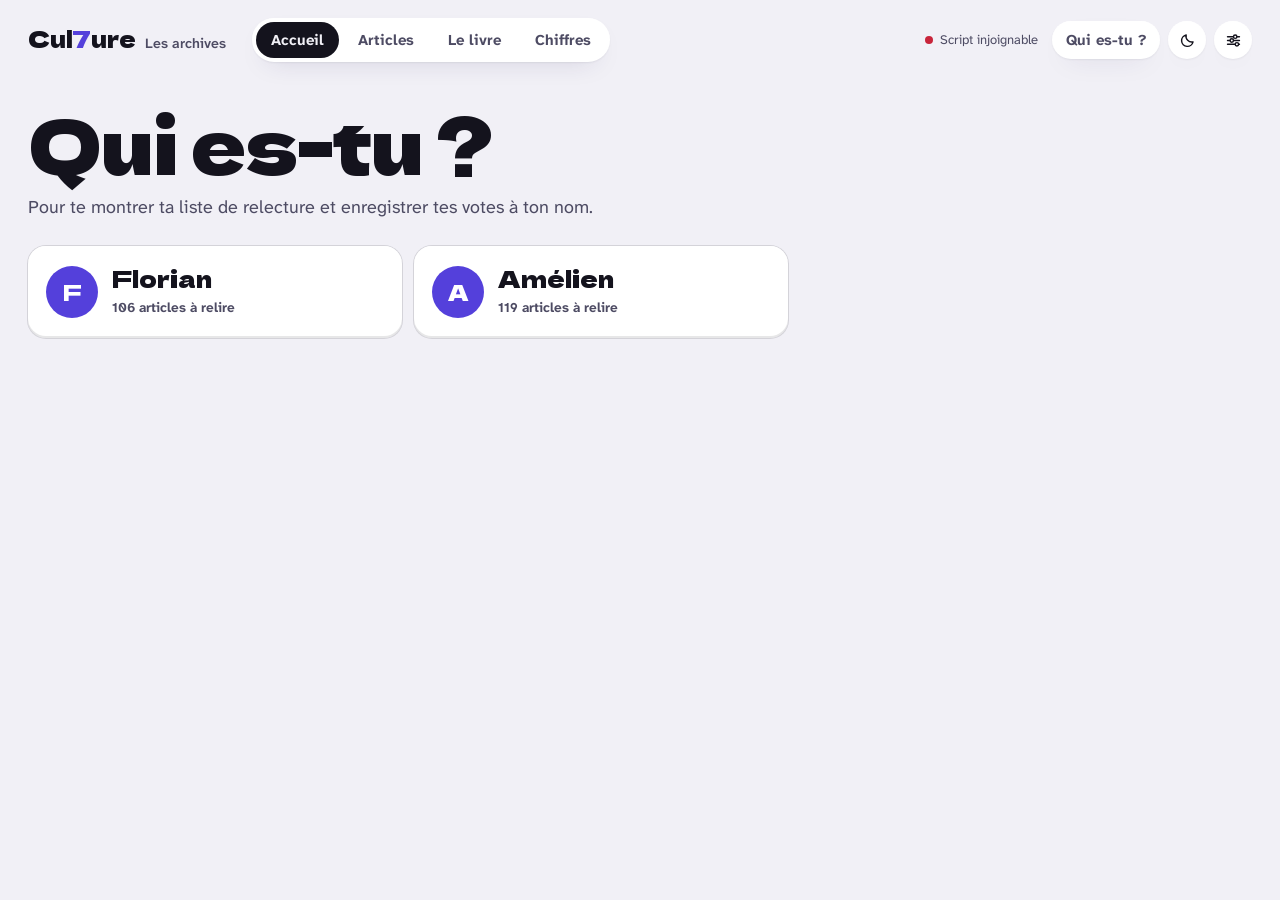
<file: index.html>
<!doctype html>
<html lang="fr">
<head>
<meta charset="utf-8">
<meta name="viewport" content="width=device-width,initial-scale=1,viewport-fit=cover">
<title>Cul7ure · Les archives</title>
<meta name="description" content="Les archives de Cul7ure : relire les articles et préparer le livre.">
<meta name="robots" content="noindex">
<meta name="theme-color" content="#F1F0F6">
<script>try{var t=localStorage.getItem("cul7ure_theme");if(!t)t=matchMedia("(prefers-color-scheme: dark)").matches?"dark":"light";document.documentElement.dataset.theme=t;if(t==="dark")document.querySelector('meta[name=theme-color]').content="#0F0E18"}catch(e){}</script>
<link rel="icon" href="data:image/svg+xml,%3Csvg xmlns='http://www.w3.org/2000/svg' viewBox='0 0 64 64'%3E%3Crect width='64' height='64' rx='16' fill='%2314131D'/%3E%3Ctext x='32' y='47' font-family='Arial Black,Arial,sans-serif' font-weight='900' font-size='40' text-anchor='middle' fill='%23A99CFF'%3E7%3C/text%3E%3C/svg%3E">
<link rel="preconnect" href="https://fonts.googleapis.com">
<link rel="preconnect" href="https://fonts.gstatic.com" crossorigin>
<link rel="stylesheet" href="https://fonts.googleapis.com/css2?family=Atkinson+Hyperlegible+Next:ital,wght@0,400..800;1,400..800&family=Dela+Gothic+One&display=swap">
<link rel="stylesheet" href="style.css?v=20261123g">
</head>
<body>
<div class="app">
  <header class="top">
    <a class="brand" href="#/" aria-label="Cul7ure, accueil"><span class="w">Cul<b>7</b>ure</span><span class="s">Les archives</span></a>
    <nav class="nav" id="nav" aria-label="Pages">
      <a href="#/" data-v="home"><svg viewBox="0 0 20 20" fill="none" stroke="currentColor" stroke-width="1.7" stroke-linejoin="round"><path d="M3 9.2L10 3.5l7 5.7V17H12.5v-5h-5v5H3z"/></svg>Accueil</a>
      <a href="#/articles" data-v="list"><svg viewBox="0 0 20 20" fill="none" stroke="currentColor" stroke-width="1.7" stroke-linecap="round"><path d="M4 5.5h12M4 10h12M4 14.5h8"/></svg>Articles</a>
      <a href="#/livre" data-v="livre"><svg viewBox="0 0 20 20" fill="none" stroke="currentColor" stroke-width="1.7" stroke-linejoin="round"><path d="M10 5.5C8.5 4.2 6 3.8 3 4.2v11c3-.4 5.5 0 7 1.3 1.5-1.3 4-1.7 7-1.3v-11c-3-.4-5.5 0-7 1.3zM10 5.5v11"/></svg>Le livre</a>
      <a href="#/chiffres" data-v="chiffres"><svg viewBox="0 0 20 20" fill="none" stroke="currentColor" stroke-width="1.7" stroke-linecap="round"><path d="M4 16V9M8.7 16V4M13.3 16v-5M17 16H3"/></svg>Chiffres</a>
    </nav>
    <div class="tools">
      <span class="sync"><span class="dot" id="syncDot"></span><span id="syncTxt">Instantané</span></span>
      <button class="pill empty" id="whoBtn" type="button">Qui es-tu ?</button>
      <button class="pill" id="theme" type="button" aria-label="Mode nuit" title="Mode nuit"><svg class="moon" viewBox="0 0 20 20" fill="none" stroke="currentColor" stroke-width="1.7" stroke-linejoin="round" width="18" height="18"><path d="M16.5 11.6A6.8 6.8 0 0 1 8.4 3.5a6.8 6.8 0 1 0 8.1 8.1z"/></svg><svg class="sun" viewBox="0 0 20 20" fill="none" stroke="currentColor" stroke-width="1.7" stroke-linecap="round" width="18" height="18"><circle cx="10" cy="10" r="3.6"/><path d="M10 2.5v2M10 15.5v2M2.5 10h2M15.5 10h2M4.7 4.7l1.4 1.4M13.9 13.9l1.4 1.4M4.7 15.3l1.4-1.4M13.9 6.1l1.4-1.4"/></svg></button>
      <button class="pill" id="settings" type="button" aria-label="Réglages" title="Réglages">
        <svg viewBox="0 0 20 20" fill="none" stroke="currentColor" stroke-width="1.7" stroke-linecap="round"><path d="M3 5.5h6.5M14.5 5.5H17M3 10h2.5M10.5 10H17M3 14.5h8.5M16.5 14.5h.5"/><circle cx="12" cy="5.5" r="2"/><circle cx="8" cy="10" r="2"/><circle cx="14" cy="14.5" r="2"/></svg><span class="lab">Réglages</span>
      </button>
    </div>
  </header>

  <main id="view"></main>
  <div class="hints" id="hints" aria-hidden="true"></div>

</div>

<div class="tip" id="tip" role="tooltip"></div>
<div class="toast" id="toast" role="status" aria-live="polite"></div>

<dialog id="dlgWho" aria-labelledby="whoT">
  <div class="dhead"><h3 id="whoT">Qui es-tu ?</h3><button class="dx" type="button" data-close aria-label="Fermer">×</button></div>
  <p class="note" style="font-size:15px;color:var(--soft)">Pour te montrer ta liste et enregistrer tes votes à ton nom. Le site s’en souvient sur cet appareil.</p>
  <div class="whoPick" id="whoPick">
    <button type="button" data-qui="Florian"><span class="ini">F</span><span class="nm">Florian</span></button>
    <button type="button" data-qui="Amélien"><span class="ini">A</span><span class="nm">Amélien</span></button>
  </div>
  <div class="act"><button class="btn ghost" type="button" data-close>Plus tard</button></div>
</dialog>

<dialog id="dlg" aria-labelledby="dlgT">
  <div class="dhead"><h3 id="dlgT">Réglages</h3><button class="dx" type="button" data-close aria-label="Fermer les réglages">×</button></div>
  <p class="dstate" id="dlgState"></p>
  <div id="dlgMore" hidden>
    <section class="dsec">
      <h4>Inviter <span id="inviteWho2">l’autre</span></h4>
      <p class="note">Un lien qui ouvre le site directement sur sa liste. Il n’a rien à installer ni à taper.</p>
      <button class="btn ghost sm" type="button" id="invite"><span>Envoyer le lien à <span id="inviteWho">l’autre</span></span></button>
    </section>
    <section class="dsec">
      <h4>Les Google Docs</h4>
      <p class="note" id="liensInfo">Le script les retrouve tout seul toutes les heures.</p>
      <div class="act start"><button class="btn ghost sm" type="button" id="liensNow">Les retrouver maintenant</button><a class="btn ghost sm" id="openSheet" target="_blank" rel="noopener" hidden>Ouvrir le Sheet de suivi</a></div>
    </section>
    <section class="dsec">
      <h4>Les petits sons</h4>
      <p class="note">Un carillon quand tu dis « C’est relu », un déclic quand tu votes. Juste sur cet appareil.</p>
      <label class="chk"><input type="checkbox" id="sons"> <span>Activer les sons</span></label>
    </section>
    <section class="dsec">
      <h4>Le correcteur</h4>
      <p class="note" id="dicoInfo"></p>
      <div class="act start"><button class="btn ghost sm" type="button" id="dicoEdit">Modifier mon dictionnaire</button></div>
    </section>
  </div>
  <details id="adv">
    <summary>Connexion au script Google</summary>
    <label class="fl" for="scriptUrl">Adresse du script (URL de l’application Web)</label>
    <input class="inp" id="scriptUrl" type="url" placeholder="https://script.google.com/macros/s/…/exec" autocomplete="off">
    <label class="fl" for="codeIn">Code d’accès</label>
    <input class="inp" id="codeIn" type="text" placeholder="6 lettres, affichées à l’installation" autocomplete="off" autocapitalize="off" spellcheck="false">
    <p class="note err" id="dlgErr" hidden></p>
    <p class="note okc" id="dlgOk" hidden></p>
    <div class="act start">
      <button class="btn main sm" type="button" id="dlgSave">Brancher</button>
      <button class="btn ghost sm" type="button" id="dlgClear">Débrancher cet appareil</button>
    </div>
    <details id="install">
      <summary>Installer le script (une fois, sur ordinateur, environ 10 min)</summary>
      <ol>
        <li><button class="lnk" type="button" id="copyScript">Copie le script</button>, puis ouvre <a class="lnk" href="https://script.google.com/home" target="_blank" rel="noopener">script.google.com</a> et clique <b>Nouveau projet</b>.</li>
        <li>Efface tout, colle le script, et enregistre (icône disquette). Nomme le projet « Cul7ure ».</li>
        <li>En haut, choisis la fonction <b>installer</b> puis clique <b>Exécuter</b>.</li>
        <li>Google demande l’autorisation : choisis ton compte, puis <b>Paramètres avancés</b> → <b>Accéder à Cul7ure (non sécurisé)</b> → <b>Autoriser</b>. C’est ton propre script, Google ne l’a juste pas vérifié.</li>
        <li>Le journal affiche l’adresse du Sheet et ton <b>code d’accès</b>.</li>
        <li><b>Déployer</b> → <b>Nouveau déploiement</b> → roue dentée → <b>Application Web</b>. Exécuter en tant que : <b>Moi</b>. Qui a accès : <b>Tout le monde</b>. Puis <b>Déployer</b>.</li>
        <li>Copie l’URL de l’application Web, et colle-la ici avec le code.</li>
      </ol>
      <p class="note">Le script cherche les Docs dans le dossier Drive « Cul7ure - Archives ». S’il porte un autre nom, change la ligne <code>var DOSSIER</code> tout en haut du script.</p>
    </details>
  </details>
  <div class="act"><button class="btn main" type="button" data-close>Fermer</button></div>
</dialog>

<dialog id="tri" aria-labelledby="triT">
  <div class="tri-top">
    <h3 id="triT" class="sr">Voter pour le livre</h3>
    <span class="p" id="triP"></span>
    <button class="x" type="button" data-close aria-label="Fermer">×</button>
  </div>
  <div class="tri-bar"><i id="triBar"></i></div>
  <div id="triBody"></div>
</dialog>

<script src="config.js?v=20261123e"></script>
<script src="data/articles.js?v=20261123e"></script>
<script src="data/noms.js?v=20261123e"></script>
<script src="app.js?v=20261123g"></script>
</body>
</html>
</file>
<file: style.css>
/* Cul7ure · les archives — l'outil de correction
   Un outil de travail où l'on passe des heures : une colonne de texte confortable, un panneau de relecture
   toujours à portée, une seule couleur d'accent (le violet) pour l'action principale et l'avancement.
   Textes : Atkinson Hyperlegible Next (lisible des heures, même écran baissé). Titres et chiffres : Dela Gothic One. */

/* ============================================================ jetons */
:root{
  color-scheme:light;
  --bg:#F1F0F6; --bg-2:#FFFFFF; --bg-3:#E9E8F1; --bg-4:#DDDBEA;
  --ink:#14131D; --ink-2:#4D4B63; --ink-3:#84829B;
  --line:rgba(20,19,29,.09); --line-2:rgba(20,19,29,.17); --line-3:rgba(20,19,29,.42);
  --hover:rgba(20,19,29,.055); --press:rgba(20,19,29,.1);
  --field:#FFFFFF; --field-line:rgba(20,19,29,.42);
  --shelf:#CFCDDF;
  --lift:0 1px 0 rgba(255,255,255,.9) inset,0 1px 2px rgba(20,19,29,.06),0 10px 28px -16px rgba(40,32,90,.28);
  --key:0 1px 0 rgba(255,255,255,.95) inset,0 -2px 0 rgba(20,19,29,.10) inset,0 0 0 1px rgba(20,19,29,.13);
  --key-on:0 1px 0 rgba(255,255,255,.18) inset,0 0 0 1px rgba(20,19,29,.9);
  --acc:#5440DB; --acc-soft:rgba(84,64,219,.11);
  --nacre:linear-gradient(var(--acc),var(--acc)); --nacre-v:var(--nacre); --holo:var(--acc);
  --on-nacre:#FFFFFF;
  --glow:0 8px 22px -12px rgba(84,64,219,.6);
  --st-critical:#C8243A; --st-serious:#C2410C; --st-warn:#9A6400; --st-info:#4D4B63;
  --k-regle:#3B57F0; --k-ortho:#D92D20; --k-gram:#C27400; --k-typo:#7A4FD8; --k-rep:#0E8C7E; --k-web:#9A7400;
  --hl-regle:rgba(59,87,240,.14); --hl-ortho:rgba(217,45,32,.11); --hl-gram:rgba(194,116,0,.12); --hl-typo:rgba(122,79,216,.10); --hl-rep:rgba(14,140,126,.11); --hl-web:rgba(234,170,8,.2);
  --display:"Dela Gothic One","Arial Black",system-ui,sans-serif;
  --text:"Atkinson Hyperlegible Next","Atkinson Hyperlegible",system-ui,-apple-system,"Segoe UI",sans-serif;
  --r-panel:26px; --r-card:18px; --r-key:11px;
}
html[data-theme="dark"]{
  color-scheme:dark;
  --bg:#0F0E18; --bg-2:#171626; --bg-3:#201F33; --bg-4:#2B2A43;
  --ink:#EFEEF8; --ink-2:#B6B3D0; --ink-3:#8A87AA;
  --line:rgba(239,238,248,.08); --line-2:rgba(239,238,248,.16); --line-3:rgba(239,238,248,.42);
  --hover:rgba(239,238,248,.06); --press:rgba(239,238,248,.11);
  --field:#1B1A2C; --field-line:rgba(239,238,248,.45);
  --shelf:#2B2A43;
  --lift:0 1px 0 rgba(255,255,255,.05) inset,0 18px 40px -22px rgba(0,0,0,.8);
  --key:0 1px 0 rgba(255,255,255,.07) inset,0 -2px 0 rgba(0,0,0,.35) inset,0 0 0 1px rgba(239,238,248,.13);
  --key-on:0 0 0 1px rgba(239,238,248,.9);
  --acc:#A99CFF; --acc-soft:rgba(169,156,255,.14); --on-nacre:#14131D;
  --glow:0 8px 26px -12px rgba(169,156,255,.5);
  --st-critical:#FF6B7D; --st-serious:#FF9A5C; --st-warn:#F2C14E; --st-info:#B6B3D0;
  --k-regle:#8EA0FF; --k-ortho:#FF7468; --k-gram:#F2B23E; --k-typo:#B59CFF; --k-rep:#44D3BF; --k-web:#E8C547;
  --hl-regle:rgba(142,160,255,.2); --hl-ortho:rgba(255,116,104,.17); --hl-gram:rgba(242,178,62,.17); --hl-typo:rgba(181,156,255,.16); --hl-rep:rgba(68,211,191,.15); --hl-web:rgba(232,197,71,.2);
}

/* ============================================================ base */
*{box-sizing:border-box}
html{-webkit-text-size-adjust:100%}
html,body{margin:0;background:var(--bg);color:var(--ink)}
body{font-family:var(--text);font-size:16px;line-height:1.5;-webkit-font-smoothing:antialiased;min-height:100vh}
[hidden]{display:none !important}
button,input,select,textarea{font:inherit;color:inherit}
button{background:none;border:0;padding:0;cursor:pointer;-webkit-tap-highlight-color:transparent}
button:disabled{cursor:default;opacity:.4}
a{color:inherit;-webkit-tap-highlight-color:transparent}
::selection{background:#D6CFFF;color:#14131D}
:focus-visible{outline:2px solid var(--ink);outline-offset:3px;border-radius:6px}
.tab{font-variant-numeric:tabular-nums}
.sr{position:absolute;width:1px;height:1px;overflow:hidden;clip:rect(0 0 0 0);white-space:nowrap}
.ic{width:20px;height:20px;display:block;flex:none}
em{font-style:italic}
kbd{font-family:var(--text);font-size:11.5px;font-weight:700;min-width:22px;height:22px;padding:0 6px;border-radius:6px;display:inline-grid;place-items:center;background:var(--bg-2);color:var(--ink);box-shadow:var(--key);line-height:1}
.app{max-width:1280px;margin:0 auto;padding:0 28px 110px}
@media (max-width:820px){.app{padding:0 16px 104px}}

/* ============================================================ en-tête */
.top{display:flex;align-items:center;gap:26px;padding:18px 0 16px;margin-bottom:26px;position:relative;z-index:20}
.brand{display:flex;align-items:baseline;gap:10px;text-decoration:none;flex:none}
.brand .w{font-family:var(--display);font-size:23px;line-height:1;letter-spacing:-.01em}
.brand .w b{font-weight:inherit;color:var(--acc)}
.brand .s{font-size:14px;font-weight:600;color:var(--ink-2)}
.nav{display:flex;gap:4px;padding:4px;border-radius:999px;background:var(--bg-2);box-shadow:var(--lift)}
.nav a{position:relative;height:36px;padding:0 15px;display:inline-flex;align-items:center;gap:7px;border-radius:999px;font-size:15px;font-weight:700;color:var(--ink-2);text-decoration:none;white-space:nowrap;transition:background-color .15s,color .15s}
.nav a svg{display:none}
.nav a:hover{color:var(--ink);background:var(--hover)}
.nav a[aria-current="page"]{color:var(--bg);background:var(--ink)}
.tools{margin-left:auto;display:flex;align-items:center;gap:8px}
.sync{display:flex;align-items:center;gap:7px;margin-right:6px;font-size:13px;color:var(--ink-2);white-space:nowrap}
.dot{width:8px;height:8px;border-radius:50%;background:var(--ink-3);flex:none}
.dot.on{background:#2FB67C;box-shadow:0 0 0 3px rgba(47,182,124,.18)}
.dot.err{background:var(--st-critical)}
.dot.busy{background:var(--st-warn);animation:pulse 1s ease-in-out infinite}
@keyframes pulse{50%{opacity:.3}}
.pill{height:38px;padding:0 14px;border-radius:999px;background:var(--bg-2);box-shadow:var(--lift);display:inline-flex;align-items:center;gap:8px;font-size:14px;font-weight:700;color:var(--ink);white-space:nowrap;text-decoration:none}
.pill:hover{background:var(--bg-3)}
.pill svg{width:17px;height:17px}
#whoBtn{padding:0 14px 0 5px}
#whoBtn.empty{padding:0 14px}
#whoBtn .ini{width:28px;height:28px;border-radius:50%;display:grid;place-items:center;background:var(--acc);color:var(--on-nacre);font-family:var(--display);font-size:13px}
#theme,#settings{width:38px;padding:0;justify-content:center}
#settings .lab{display:none}
#theme .sun{display:none}
html[data-theme="dark"] #theme .sun{display:block}
html[data-theme="dark"] #theme .moon{display:none}
@media (max-width:820px){
  .top{gap:8px;padding:12px 0;margin-bottom:16px}
  .brand .s{display:none}
  .sync #syncTxt{display:none}
  .sync{margin-right:2px}
  #whoBtn .lab{display:none}
  #whoBtn{padding:0 5px}
  .nav{position:fixed;left:10px;right:10px;bottom:calc(10px + env(safe-area-inset-bottom));z-index:60;gap:2px;justify-content:space-around;padding:5px;border-radius:22px;box-shadow:0 0 0 1px var(--line-2),0 18px 40px -12px rgba(10,8,30,.45)}
  .nav a{flex:1;justify-content:center;flex-direction:column;gap:2px;height:52px;padding:0;border-radius:17px;font-size:11.5px}
  .nav a svg{display:block;width:20px;height:20px}
  body.in-article .nav{display:none}
}

/* ============================================================ barre d'indications (comme les touches en bas d'un jeu) */
.hints{position:fixed;left:0;right:0;bottom:0;z-index:50;display:none;justify-content:center;gap:22px;padding:9px 16px 10px;font-size:12.5px;font-weight:600;color:var(--ink-2);background:linear-gradient(180deg,transparent,var(--bg) 45%);pointer-events:none}
.hints span{display:inline-flex;align-items:center;gap:6px;white-space:nowrap}
.hints kbd{background:var(--bg-2)}
@media (min-width:981px) and (hover:hover){.hints.on{display:flex}}

/* ============================================================ éléments communs */
h1.page{margin:0;font-family:var(--display);font-weight:400;font-size:clamp(40px,6.2vw,76px);line-height:1;letter-spacing:-.015em}
.lead,.standfirst{margin:14px 0 24px;font-size:18px;line-height:1.55;color:var(--ink-2);max-width:60ch}
.lead b,.standfirst b{color:var(--ink);font-weight:800}
h2.sec{margin:0 0 6px;font-weight:800;font-size:21px;line-height:1.2;letter-spacing:-.01em}
.hint{margin:0 0 14px;font-size:15px;color:var(--ink-2);line-height:1.5}
.small{font-size:13.5px;color:var(--ink-2);line-height:1.5}
.kicker{margin:0;font-size:14px;font-weight:800;color:var(--ink)}
.card{background:var(--bg-2);border-radius:var(--r-panel);padding:22px 24px 24px;box-shadow:var(--lift);min-width:0}
.hello{margin:0 0 22px;padding:18px 20px;border-radius:var(--r-card);background:var(--bg-2);box-shadow:var(--lift);max-width:760px}
.hello.band{max-width:none;display:flex;align-items:center;justify-content:space-between;gap:12px 24px;flex-wrap:wrap;padding:14px 16px 14px 20px;margin-bottom:28px}
.row{display:flex;gap:14px;flex-wrap:wrap;align-items:center}
.empty{padding:34px 10px;text-align:center;color:var(--ink-2);font-size:15px}

/* boutons */
.btn{min-height:46px;padding:0 22px;border-radius:999px;font-family:var(--text);font-weight:800;font-size:15.5px;display:inline-flex;align-items:center;justify-content:center;gap:9px;text-decoration:none;white-space:nowrap;transition:transform .12s ease,background-color .2s ease,box-shadow .2s,background-position .7s ease;-webkit-user-select:none;user-select:none}
.btn:active{transform:translateY(1px) scale(.985)}
.btn svg{width:17px;height:17px;flex:none}
.btn.main{background:var(--ink);color:var(--bg)}
.btn.main:hover{box-shadow:0 8px 22px -10px rgba(20,19,29,.6)}
.btn.good,.btn.nacre{background:var(--nacre);background-size:220% 100%;background-position:0% 50%;color:var(--on-nacre);box-shadow:var(--glow)}
.btn.good:hover,.btn.nacre:hover{filter:brightness(1.08)}
.btn.ghost{background:transparent;color:var(--ink);box-shadow:inset 0 0 0 1.5px var(--line-2)}
.btn.ghost:hover{box-shadow:inset 0 0 0 1.5px var(--ink)}
.btn.big{min-height:56px;padding:0 28px;font-size:17px}
.btn.sm{min-height:36px;padding:0 14px;font-size:14px}
.btn.wide{width:100%}
.btn .k{margin-left:2px;font-size:12px;font-weight:700;opacity:.6}
.lnk{font-size:14.5px;font-weight:700;color:var(--ink);text-decoration:underline;text-decoration-color:var(--line-3);text-decoration-thickness:1.5px;text-underline-offset:3px;display:inline-flex;align-items:center;gap:6px}
.lnk:hover{text-decoration-color:var(--ink)}
.lnk svg{width:14px;height:14px}

/* sélecteurs à bascule */
.seg{display:inline-flex;gap:3px;padding:4px;border-radius:14px;background:var(--bg-3);flex-wrap:wrap}
.seg button{height:34px;padding:0 14px;border-radius:10px;font-size:14px;font-weight:700;color:var(--ink-2);display:inline-flex;align-items:center;gap:6px;white-space:nowrap;transition:background-color .15s,color .15s}
.seg button:hover{color:var(--ink)}
.seg button[aria-pressed="true"],.seg button.on{background:var(--bg-2);color:var(--ink);box-shadow:var(--key)}
html[data-theme="dark"] .seg button[aria-pressed="true"],html[data-theme="dark"] .seg button.on{background:var(--bg-4)}
.seg .tab{opacity:.65;font-weight:600}

/* le vote : trois touches */
.vote{display:grid;grid-template-columns:repeat(3,1fr);gap:8px}
.vote button{height:48px;border-radius:var(--r-key);background:var(--bg-2);box-shadow:var(--key);font-size:15px;font-weight:800;color:var(--ink);transition:transform .1s,background-color .15s}
html[data-theme="dark"] .vote button{background:var(--bg-3)}
.vote button:hover{background:var(--bg-3)}
html[data-theme="dark"] .vote button:hover{background:var(--bg-4)}
.vote button:active{transform:translateY(1px)}
.vote button[aria-pressed="true"]{box-shadow:var(--key-on);background:var(--ink);color:var(--bg)}
.vote button.oui[aria-pressed="true"]{background:var(--acc);color:var(--on-nacre);box-shadow:none}
.vote button.peut[aria-pressed="true"]{background:#F6D77B;color:#14131D;box-shadow:0 0 0 1px rgba(20,19,29,.2)}

/* puces et lampes */
.chip{height:26px;padding:0 9px;border-radius:8px;background:var(--bg-3);display:inline-flex;align-items:center;gap:6px;font-size:12.5px;font-weight:700;color:var(--ink-2);white-space:nowrap}
.chip .ic{width:14px;height:14px}
.chip.in{background:var(--acc);color:var(--on-nacre)}
.chip.disc{background:rgba(246,215,123,.35);color:var(--ink)}
html[data-theme="dark"] .chip.disc{background:rgba(242,193,78,.16)}
.chip.out{background:transparent;box-shadow:inset 0 0 0 1px var(--line-2);color:var(--ink-3)}
.lamp{width:12px;height:12px;border-radius:50%;flex:none;display:inline-block;box-shadow:inset 0 0 0 1.5px var(--line-3)}
.lamp.cours{background:conic-gradient(var(--ink) 0 50%,transparent 50%);box-shadow:inset 0 0 0 1.5px var(--ink)}
.lamp.relu{background:var(--acc);box-shadow:none}
.lamp.none{box-shadow:inset 0 0 0 1.5px var(--st-critical);opacity:.8}
.sw{display:inline-block;width:9px;height:9px;border-radius:3px;flex:none}

/* champs */
.inp{height:46px;border-radius:12px;border:0;box-shadow:inset 0 0 0 1.5px var(--field-line);background:var(--field);padding:0 14px;font-size:16px;outline:none;min-width:0;width:100%}
.inp:focus,textarea:focus{box-shadow:inset 0 0 0 2px var(--ink)}
textarea.notes{width:100%;min-height:110px;border-radius:14px;border:0;box-shadow:inset 0 0 0 1.5px var(--field-line);background:var(--field);padding:12px 14px;font-size:15.5px;line-height:1.55;resize:vertical;outline:none;color:var(--ink)}
.sel{height:38px;border-radius:11px;border:0;box-shadow:var(--key);background:var(--bg-2);padding:0 32px 0 13px;font-size:14px;font-weight:700;color:var(--ink);appearance:none;-webkit-appearance:none;background-image:url("data:image/svg+xml,%3Csvg xmlns='http://www.w3.org/2000/svg' viewBox='0 0 12 12'%3E%3Cpath d='M3 4.5l3 3 3-3' fill='none' stroke='%2384829B' stroke-width='1.6' stroke-linecap='round'/%3E%3C/svg%3E");background-repeat:no-repeat;background-position:right 11px center;background-size:12px;cursor:pointer;max-width:100%}
html[data-theme="dark"] .sel{background-color:var(--bg-3)}
.sel.on{box-shadow:var(--key-on)}
.bar{height:6px;border-radius:99px;background:var(--bg-3);overflow:hidden;display:flex}
.bar i{display:block;height:100%;background:var(--acc)}

/* ============================================================ accueil */
.welcome{max-width:760px}
.welcome .card{margin-top:22px}
ol.how{margin:6px 0 12px;padding-left:22px;font-size:16px;line-height:1.75;color:var(--ink)}
.steps3{display:grid;grid-template-columns:repeat(3,1fr);gap:14px;margin:22px 0}
@media (max-width:760px){.steps3{grid-template-columns:1fr}}
.steps3>div{padding:16px 18px;border-radius:var(--r-card);background:var(--bg-2);box-shadow:var(--lift)}
.steps3 b{display:flex;align-items:center;gap:10px;font-size:16px;margin-bottom:6px}
.steps3 p{margin:0;font-size:14.5px;color:var(--ink-2);line-height:1.5}
.num{width:28px;height:28px;border-radius:50%;display:grid;place-items:center;background:var(--acc);color:var(--on-nacre);font-family:var(--display);font-size:14px;flex:none}
.whoPick{display:grid;grid-template-columns:1fr 1fr;gap:12px;margin-top:16px}
.whoPick button{min-height:92px;padding:16px 18px;border-radius:var(--r-card);background:var(--bg-2);box-shadow:var(--key);display:grid;grid-template-columns:auto 1fr;grid-template-rows:auto auto;align-items:center;gap:0 14px;text-align:left;transition:transform .1s,background-color .15s}
.whoPick .ini{grid-row:1/3;width:52px;height:52px;border-radius:50%;display:grid;place-items:center;background:var(--acc);color:var(--on-nacre);font-family:var(--display);font-size:22px}
.whoPick .nm{font-family:var(--display);font-size:24px;line-height:1.1}
.whoPick small{font-size:13.5px;font-weight:700;color:var(--ink-2)}
.whoPick button:not(:has(small)){grid-template-rows:auto}
.whoPick button:not(:has(small)) .ini{grid-row:1}
html[data-theme="dark"] .whoPick button{background:var(--bg-3)}
.whoPick button:hover,.whoPick button[aria-pressed="true"]{background:var(--bg-3);box-shadow:var(--key-on)}
html[data-theme="dark"] .whoPick button:hover,html[data-theme="dark"] .whoPick button[aria-pressed="true"]{background:var(--bg-4)}
.whoPick button:active{transform:translateY(1px)}

.home-head{display:grid;grid-template-columns:minmax(0,1fr) minmax(280px,420px);gap:24px 48px;align-items:end;margin-bottom:30px}
@media (max-width:900px){.home-head{grid-template-columns:1fr}}
.home-head .standfirst{margin:12px 0 0}
.dateline{margin:0 0 6px;font-size:14px;font-weight:700;color:var(--ink-2)}

/* les jauges : un segment par article */
.gauges{display:grid;gap:14px}
.gauge{display:grid;gap:7px}
.g-head{display:flex;align-items:baseline;gap:10px;font-size:14px;color:var(--ink-2)}
.g-head b{color:var(--ink);font-weight:800}
.g-head .g-n{margin-left:auto;font-family:var(--display);font-size:22px;line-height:1;color:var(--ink)}
.g-head .g-n small{font-family:var(--text);font-size:13px;font-weight:700;color:var(--ink-3)}
.g-seg{display:flex;gap:clamp(1px,.22vw,2px);height:16px}
.g-seg i{flex:1;min-width:1px;border-radius:2px;background:color-mix(in oklab,var(--ink) 15%,transparent);cursor:pointer;transition:transform .12s}
.g-seg i:hover{transform:scaleY(1.35)}
.g-seg i.c{background:var(--ink-3)}
.g-seg i.r{background:var(--acc)}
.gauge.other .g-seg{height:8px}
.gauge.other .g-head .g-n{font-size:16px}
.g-sub{font-size:13px;color:var(--ink-3)}

/* l'aperçu à gauche, la liste à droite */
.pick{display:grid;grid-template-columns:minmax(280px,400px) minmax(0,1fr);gap:40px;align-items:start}
@media (max-width:900px){.pick{grid-template-columns:1fr;gap:26px}}
.pick-l,.pv{position:sticky;top:20px;display:grid;gap:16px;padding:24px;border-radius:var(--r-panel);background:var(--bg-2);box-shadow:var(--lift);align-self:start}
@media (max-width:900px){.pick-l{position:static}}
.pick-i{display:grid;gap:4px}
.pick-i .k{font-size:13.5px;font-weight:800;color:var(--ink-2)}
.pick-i .t{font-family:var(--display);font-weight:400;font-size:26px;line-height:1.12;letter-spacing:-.005em;text-wrap:balance}
.pick-i .m{display:flex;flex-wrap:wrap;gap:4px 14px;font-size:14.5px;color:var(--ink-2)}
.pick-i .m span{display:inline-flex;align-items:center;gap:7px}
.pick-i .x{margin:10px 0 0;font-size:16px;line-height:1.6;color:var(--ink-2);display:-webkit-box;-webkit-line-clamp:7;-webkit-box-orient:vertical;overflow:hidden}
.pick-cta{display:flex;gap:10px;align-items:center;flex-wrap:wrap;margin-top:6px}
.pick-r h2{margin:0 0 12px;font-size:15px;font-weight:800;color:var(--ink-2);display:flex;align-items:baseline;gap:10px}
.pick-r h2 b{font-family:var(--display);font-weight:400;font-size:13px;color:var(--ink-3)}

/* une piste : la barre qu'on sélectionne */
.wheel{margin:0;padding:0;list-style:none;display:grid;gap:6px}
.trk{--c:#888;position:relative;display:grid;grid-template-columns:minmax(0,1fr) auto 56px;gap:4px 16px;align-items:center;min-height:66px;padding:10px 16px 10px 20px;border-radius:16px;text-decoration:none;color:var(--ink);background:transparent;transition:background-color .15s,transform .2s cubic-bezier(.2,.8,.2,1),box-shadow .2s}
.trk::before{content:"";position:absolute;left:7px;top:14px;bottom:14px;width:4px;border-radius:4px;background:var(--c)}
.trk:hover{background:var(--hover)}
.trk.on{background:var(--bg-2);box-shadow:0 0 0 1.5px var(--acc),var(--lift)}
html[data-theme="dark"] .trk.on{background:var(--bg-3)}
.trk-n{font-family:var(--display);font-size:13px;line-height:1;color:var(--ink-3);white-space:nowrap}
.trk-n small{font-size:.8em;opacity:.7;margin-right:1px}
.trk.on .trk-n{color:var(--ink)}
.trk.on .chip:not(.in):not(.disc){background:var(--bg-3)}
html[data-theme="dark"] .trk.on .chip:not(.in):not(.disc){background:var(--bg-4)}
.trk-b{display:flex;flex-direction:column;gap:3px;min-width:0}
.trk-t{font-weight:800;font-size:17px;line-height:1.25;letter-spacing:-.005em}
.trk-m{display:flex;flex-wrap:wrap;align-items:center;gap:2px 12px;font-size:13.5px;color:var(--ink-2)}
.trk-s{display:flex;gap:6px;align-items:center;justify-content:flex-end;flex-wrap:wrap}
.trk-d{text-align:right;font-size:14px;font-weight:700;color:var(--ink-2);font-variant-numeric:tabular-nums}
@media (max-width:640px){
  .trk{grid-template-columns:minmax(0,1fr) auto;gap:6px 12px;padding:12px 12px 12px 20px;min-height:0}
  .trk.on{transform:none;padding:10.5px 10.5px 10.5px 18.5px}
  .trk-n{display:none}
  .trk-s{grid-column:1/3;grid-row:2;justify-content:flex-start}
  .trk-d{grid-column:2;grid-row:1;align-self:start}
  .trk-t{font-size:17px}
}
.toute{margin:14px 0 0 20px}

/* raccourcis du bas */
.shortcuts{display:grid;grid-template-columns:repeat(3,1fr);gap:14px;margin-top:46px}
@media (max-width:760px){.shortcuts{grid-template-columns:1fr}}
.rc{position:relative;display:grid;grid-template-columns:auto 1fr;gap:2px 16px;align-items:center;padding:18px 20px;border-radius:var(--r-card);background:var(--bg-2);box-shadow:var(--lift);text-decoration:none;text-align:left;transition:transform .2s cubic-bezier(.2,.8,.2,1)}
.rc:hover{transform:translateY(-2px)}
.rc .n{grid-row:1/3;font-family:var(--display);font-size:40px;line-height:1;min-width:1.6ch}
.rc b{font-size:16px;font-weight:800}
.rc span{font-size:13.5px;line-height:1.4;color:var(--ink-2)}
.rc.hot .n{color:var(--acc)}
.bravo{padding:30px 26px;border-radius:var(--r-panel);background:var(--bg-2);box-shadow:var(--lift)}
.bravo b{display:block;font-family:var(--display);font-weight:400;font-size:34px;line-height:1.05}

/* ============================================================ la liste des articles */
.list-head{display:flex;align-items:flex-end;justify-content:space-between;gap:16px;flex-wrap:wrap}
.list-head .count{margin:0 0 8px;font-size:15px;font-weight:700;color:var(--ink-2)}
.list-head .count b{font-family:var(--display);font-weight:400;font-size:22px;color:var(--ink);margin-right:4px}
.filters{display:flex;flex-wrap:wrap;gap:10px;align-items:center;margin:22px 0 12px}
.search{position:relative;flex:1 1 300px}
.search input{width:100%;height:50px;border-radius:16px;border:0;box-shadow:inset 0 0 0 1.5px var(--field-line);background:var(--field);padding:0 44px 0 46px;font-size:16.5px;outline:none;color:var(--ink)}
.search input:focus{box-shadow:inset 0 0 0 2px var(--ink)}
.search svg{position:absolute;left:17px;top:17px;width:16px;height:16px;color:var(--ink-2);z-index:1;pointer-events:none}
.search kbd{position:absolute;right:12px;top:14px;pointer-events:none}
@media (hover:none){.search kbd{display:none}}
details.more{width:100%}
details.more summary{cursor:pointer;font-size:14px;font-weight:800;color:var(--ink);list-style:none;display:inline-flex;align-items:center;gap:6px}
details.more summary::-webkit-details-marker{display:none}
details.more summary::before{content:"+";display:grid;place-items:center;width:20px;height:20px;border-radius:6px;background:var(--bg-3);font-size:14px}
details.more[open] summary::before{content:"−"}
details.more .in{display:flex;flex-wrap:wrap;gap:8px;margin-top:10px}
.actf{display:flex;flex-wrap:wrap;gap:6px;align-items:center;margin-bottom:6px}
.tagx{height:30px;padding:0 5px 0 12px;border-radius:9px;background:var(--acc-soft);color:var(--ink);display:inline-flex;align-items:center;gap:6px;font-size:13.5px;font-weight:800}
.tagx button{width:22px;height:22px;border-radius:6px;display:grid;place-items:center}
.tagx button:hover{background:rgba(20,19,29,.12)}
.list-grid{display:grid;grid-template-columns:minmax(260px,360px) minmax(0,1fr);gap:36px;align-items:start;margin-top:16px}
@media (max-width:980px){.list-grid{grid-template-columns:1fr}}
@media (max-width:980px){.pv{display:none}}
.pv .pick-i .t{font-size:22px}
.list-main{min-width:0}
.items{display:grid;gap:4px}
.more-btn{display:flex;justify-content:center;gap:12px;align-items:center;padding:22px 0;color:var(--ink-2);font-size:14px;flex-wrap:wrap}
details.retires{margin-top:40px;padding:18px 22px;border-radius:var(--r-card);background:var(--bg-2);box-shadow:var(--lift)}
details.retires summary{cursor:pointer;font-weight:800;font-size:17px;list-style:none}
details.retires summary::-webkit-details-marker{display:none}
details.retires summary span{font-weight:600;font-size:14px;color:var(--ink-2)}
details.retires ul{margin:14px 0 8px;padding:0;list-style:none;columns:2 300px;column-gap:30px}
details.retires li{break-inside:avoid;padding:8px 0;font-size:15px}
details.retires li a,details.retires li span{font-weight:700;text-decoration:none}
details.retires li a:hover{text-decoration:underline}
details.retires li small{display:block;color:var(--ink-2);font-size:12.5px;margin-top:2px}

/* ============================================================ l'article : la scène */
.art-top{display:flex;align-items:center;gap:8px;margin:-6px 0 16px;flex-wrap:wrap}
.art-top .pos{font-size:13.5px;font-weight:700;color:var(--ink-2);margin-left:auto;font-variant-numeric:tabular-nums}
.navbtn{width:40px;height:40px;border-radius:12px;background:var(--bg-2);box-shadow:var(--key);display:grid;place-items:center;color:var(--ink);text-decoration:none}
html[data-theme="dark"] .navbtn{background:var(--bg-3)}
.navbtn svg{width:18px;height:18px}
.navbtn:hover{background:var(--bg-3)}
.navbtn[aria-disabled="true"]{opacity:.3;pointer-events:none}
.back{display:inline-flex;align-items:center;gap:6px;height:40px;padding:0 14px 0 10px;border-radius:12px;font-size:14.5px;font-weight:800;color:var(--ink);background:var(--bg-2);box-shadow:var(--key)}
html[data-theme="dark"] .back{background:var(--bg-3)}
.back svg{width:18px;height:18px}
.art-grid{display:grid;grid-template-columns:minmax(0,1fr) 316px;gap:24px;align-items:start}
@media (max-width:1060px){.art-grid{grid-template-columns:1fr;gap:20px}}
.paper{position:relative;min-width:0;background:var(--bg-2);border-radius:var(--r-panel);padding:24px 44px 56px;box-shadow:var(--lift)}
.art-meta{display:flex;flex-wrap:wrap;gap:4px 16px;align-items:center;margin-bottom:4px;font-size:14px;font-weight:600;color:var(--ink-2)}
.art-meta .rb{display:inline-flex;align-items:center;gap:7px;font-weight:800;color:var(--ink)}
@media (max-width:1060px){.paper{max-width:860px;width:100%;margin:0 auto}}
@media (max-width:760px){.paper{padding:18px 18px 40px;border-radius:20px}}
.prob{display:grid;grid-template-columns:22px 1fr;gap:10px;align-items:start;padding:12px 14px;border-radius:14px;background:var(--bg);box-shadow:inset 3px 0 0 var(--ink-3);margin:8px 0;font-size:15px;line-height:1.5;color:var(--ink)}
.prob.critical{box-shadow:inset 3px 0 0 var(--st-critical)}.prob.serious{box-shadow:inset 3px 0 0 var(--st-serious)}.prob.warn{box-shadow:inset 3px 0 0 var(--st-warn)}
.prob .acts{display:flex;gap:8px;flex-wrap:wrap;margin-top:8px;align-items:center}
.prob .acts .inp{height:38px;flex:1 1 180px;width:auto}
/* la barre d'outils : des touches */
.tb{position:sticky;top:0;z-index:5;display:flex;flex-wrap:wrap;gap:4px;align-items:center;padding:10px 0;margin:4px 0 26px;background:var(--bg-2)}
.tb::after{content:"";position:absolute;left:-8px;right:-8px;bottom:0;height:1px;background:var(--line)}
.tb button{height:34px;padding:0 10px;border-radius:10px;font-size:13.5px;font-weight:700;color:var(--ink);display:inline-flex;align-items:center;gap:6px;white-space:nowrap;background:var(--bg);box-shadow:var(--key);transition:transform .08s,background-color .15s}
html[data-theme="dark"] .tb button{background:var(--bg-3)}
.tb button:hover{background:var(--bg-3)}
html[data-theme="dark"] .tb button:hover{background:var(--bg-4)}
.tb button:active{transform:translateY(1px)}
.tb .sep{width:6px}
.tb button svg{width:16px;height:16px}
.tb .warnq{color:var(--st-serious)}
.tb #ckTb.warnq{background:var(--ink);color:var(--bg);box-shadow:none}
.tb .b{font-weight:900}.tb .i{font-style:italic}
@media (max-width:760px){.tb{flex-wrap:nowrap;overflow-x:auto;scrollbar-width:none;margin-left:-18px;margin-right:-18px;padding-left:14px;padding-right:14px}.tb::-webkit-scrollbar{display:none}.tb::after{left:0;right:0}}
/* le texte */
.ed{outline:none;font-size:18.5px;line-height:1.72;max-width:66ch;color:var(--ink);min-height:300px;caret-color:var(--ink)}
.ed p,.ed li{margin:0 0 .95em;text-align:left;hyphens:manual;-webkit-hyphens:manual}
.ed p.c,.ed h2.c,.ed h3.c,.ed h1.c{text-align:center}
.ed h1{font-family:var(--display);font-weight:400;font-size:clamp(28px,3.6vw,42px);line-height:1.08;letter-spacing:-.01em;margin:6px 0 14px;text-align:left;text-wrap:balance}
.ed h2{font-weight:800;font-size:25px;line-height:1.2;letter-spacing:-.012em;margin:1.7em 0 .55em}
.ed h3{font-size:20px;font-weight:800;margin:1.5em 0 .5em}
.ed blockquote{position:relative;margin:1.6em 0;padding:4px 0 4px 26px;font-style:normal;font-size:21.5px;font-weight:600;line-height:1.45;letter-spacing:-.005em;color:var(--ink)}
.ed blockquote::before{content:"";position:absolute;left:0;top:4px;bottom:4px;width:4px;border-radius:4px;background:var(--acc)}
.ed blockquote b,.ed blockquote strong{font-weight:800}
.ed blockquote i,.ed blockquote em{font-style:italic}
.ed p.sig{margin:0 0 26px;font-size:15px;font-weight:600;color:var(--ink-2)}
.ed b,.ed strong{font-weight:800}
.ed i,.ed em{font-style:italic;font-weight:inherit}
.ed a{color:inherit;text-decoration:underline;text-decoration-style:dotted;text-decoration-color:var(--ink-3);text-underline-offset:4px}
.ed ul{margin:0 0 1em;padding-left:24px}
.ed p.note{display:flex;align-items:center;gap:8px;width:fit-content;max-width:100%;margin:0 0 1em;padding:5px 12px 5px 10px;border-radius:9px;background:var(--bg-3);font-size:13px;font-weight:600;line-height:1.5;color:var(--ink-2);text-align:left;white-space:nowrap;overflow:hidden;text-overflow:ellipsis;cursor:default;user-select:none;-webkit-user-select:none}
.ed p.note a{color:inherit;text-decoration:none;overflow:hidden;text-overflow:ellipsis}
.ed p.note::before{flex:none;font-size:11px;color:var(--ink)}
.ed p.note[data-k="clip"]::before{content:"▶"}
.ed p.note[data-k="son"]::before{content:"♪"}
.ed p.note[data-k="image"]::before{content:"▢"}
.ed p.note[data-k="source"]::before{content:"↳"}
.ed p.note[data-k="legende"]{white-space:normal}
.ed p.note[data-k="legende"]::before{content:"✎"}
.skel{display:grid;gap:15px;max-width:66ch}
.skel i{display:block;height:15px;border-radius:8px;background:linear-gradient(90deg,var(--bg-3),var(--bg-4),var(--bg-3));background-size:200% 100%;animation:sh 1.2s linear infinite}
@keyframes sh{to{background-position:-200% 0}}
.msg{padding:16px 18px;border-radius:14px;background:var(--bg);font-size:15px;line-height:1.55;color:var(--ink);margin:6px 0 14px}
.msg .acts{display:flex;gap:8px;flex-wrap:wrap;margin-top:12px}
.extract{font-size:17px;line-height:1.65;color:var(--ink-2);margin:14px 0}
/* le panneau à droite */
.side{position:sticky;top:16px;display:grid;gap:14px;max-height:calc(100vh - 32px);overflow:auto;scrollbar-width:none;padding:2px 6px 40px 6px;margin:-2px -6px 0 -6px;-webkit-mask-image:linear-gradient(180deg,#000 calc(100% - 36px),transparent);mask-image:linear-gradient(180deg,#000 calc(100% - 36px),transparent)}
.side::-webkit-scrollbar{display:none}
@media (max-width:1060px){.side{position:static;max-height:none;overflow:visible;max-width:860px;width:100%;margin:0 auto;padding:0;-webkit-mask-image:none;mask-image:none}}
.box{padding:18px 18px 20px;border-radius:var(--r-card);background:var(--bg-2);box-shadow:var(--lift)}
.box h3{margin:0 0 12px;font-size:15px;font-weight:800;color:var(--ink);display:flex;align-items:center;gap:8px}
.box h3 .n{margin-left:auto;font-family:var(--display);font-weight:400;font-size:16px}
.box p{margin:0;font-size:15px;line-height:1.5;color:var(--ink)}
.box .st{display:flex;align-items:center;gap:11px;font-size:16px;font-weight:800;margin-bottom:14px}
.box .st small{display:block;font-size:13px;font-weight:600;color:var(--ink-2)}
.box.relec{box-shadow:0 0 0 1.5px var(--acc),var(--lift)}
.box.hl{box-shadow:0 0 0 2px var(--ink),var(--lift)}
.save{display:flex;align-items:center;gap:10px;font-size:14px;color:var(--ink-2);min-height:34px;flex-wrap:wrap}
.save .ic{width:18px;height:18px}
.save.dirty{color:var(--st-warn)}
.save.err{color:var(--st-critical)}
.conf{margin-top:10px;padding:12px;border-radius:12px;background:rgba(246,215,123,.3);font-size:14px;line-height:1.5}
.conf .acts{display:flex;gap:8px;flex-wrap:wrap;margin-top:10px}
.links{display:grid;gap:8px;justify-items:start}
.rules{margin:0;padding-left:18px;font-size:14.5px;line-height:1.65;color:var(--ink)}
details.box summary{cursor:pointer;font-size:15px;font-weight:800;color:var(--ink);list-style:none;display:flex;align-items:center;justify-content:space-between}
details.box summary::-webkit-details-marker{display:none}
details.box summary::after{content:"+";display:grid;place-items:center;width:22px;height:22px;border-radius:7px;background:var(--bg-3);font-size:15px}
details.box[open] summary::after{content:"−"}
details.box[open] summary{margin-bottom:12px}
details.box:not([open]){padding-top:15px;padding-bottom:15px}
.actbar{display:none}
@media (max-width:1060px){
  .actbar{display:flex;position:fixed;left:10px;right:10px;bottom:calc(10px + env(safe-area-inset-bottom));z-index:60;gap:10px;align-items:center;padding:8px 8px 8px 16px;border-radius:22px;background:var(--bg-2);box-shadow:0 0 0 1px var(--line-2),0 18px 40px -12px rgba(10,8,30,.45)}
  .actbar .save{flex:1;font-size:13px;min-height:0;line-height:1.3}
  .actbar .btn{min-height:46px}
}

/* ============================================================ le correcteur */
::highlight(ck-regle){background-color:var(--hl-regle);text-decoration:underline solid var(--k-regle);text-decoration-thickness:2px;text-underline-offset:3px}
::highlight(ck-ortho){text-decoration:underline wavy var(--k-ortho);text-decoration-thickness:1.5px;background-color:var(--hl-ortho)}
::highlight(ck-gram){text-decoration:underline wavy var(--k-gram);text-decoration-thickness:1.5px;background-color:var(--hl-gram)}
::highlight(ck-typo){text-decoration:underline dotted var(--k-typo);text-decoration-thickness:2px;background-color:var(--hl-typo)}
::highlight(ck-rep){text-decoration:underline solid var(--k-rep);text-decoration-thickness:2px;background-color:var(--hl-rep)}
::highlight(ck-form){text-decoration:underline dashed var(--k-rep);text-decoration-thickness:1.5px}
::highlight(ck-web){text-decoration:underline solid var(--k-web);text-decoration-thickness:2px;background-color:var(--hl-web)}
::highlight(ck-on){background-color:rgba(120,100,240,.24)}
html[data-theme="dark"] ::highlight(ck-regle){background-color:rgba(142,160,255,.2);text-decoration-color:#8EA0FF}
html[data-theme="dark"] ::highlight(ck-ortho){background-color:rgba(255,116,104,.17);text-decoration-color:#FF7468}
html[data-theme="dark"] ::highlight(ck-gram){background-color:rgba(242,178,62,.17);text-decoration-color:#F2B23E}
html[data-theme="dark"] ::highlight(ck-typo){background-color:rgba(181,156,255,.16);text-decoration-color:#B59CFF}
html[data-theme="dark"] ::highlight(ck-rep){background-color:rgba(68,211,191,.15);text-decoration-color:#44D3BF}
html[data-theme="dark"] ::highlight(ck-form){text-decoration-color:#44D3BF}
html[data-theme="dark"] ::highlight(ck-web){background-color:rgba(232,197,71,.2);text-decoration-color:#E8C547}
html[data-theme="dark"] ::highlight(ck-on){background-color:rgba(190,170,255,.3)}
.box.ck .ck-st{font-size:14.5px;color:var(--ink-2);margin:0 0 12px}
.box.ck .ck-st.busy{color:var(--ink-3)}
.ck-chips{display:grid;gap:3px;margin-bottom:12px}
.ck-chip{display:grid;grid-template-columns:18px 1fr auto;gap:10px;align-items:center;min-height:36px;padding:0 10px;border-radius:10px;font-size:14.5px;font-weight:700;color:var(--ink);text-align:left;transition:background-color .12s}
.ck-chip:hover{background:var(--hover)}
.ck-chip i{width:12px;height:12px;border-radius:50%;display:block;margin-left:3px}
.ck-chip b{font-family:var(--display);font-weight:400;font-size:15px;min-width:2ch;text-align:right}
.ck-chip b.z{color:var(--ink-3)}
.ck-chip[aria-pressed="false"]{color:var(--ink-3)}
.ck-chip[aria-pressed="false"] i{opacity:.25}
.ck-chip.regle i{background:var(--k-regle)}.ck-chip.ortho i{background:var(--k-ortho)}.ck-chip.gram i{background:var(--k-gram)}.ck-chip.typo i{background:var(--k-typo)}.ck-chip.rep i{background:var(--k-rep)}.ck-chip.form i{background:transparent;box-shadow:inset 0 0 0 2.5px var(--k-rep)}.ck-chip.web i{background:var(--k-web)}
.box.ck .ck-links{margin-top:12px;padding:10px 12px;border-radius:12px;background:var(--bg);font-size:13.5px;color:var(--ink-2)}
.box.ck .ck-foot{margin-top:12px;font-size:12.5px;color:var(--ink-3)}
.ck-foot .lnk{font-size:12.5px}
.ckpop{position:fixed;z-index:80;display:none;border-radius:20px;background:var(--bg-2);padding:14px 16px 12px;font-size:15px;color:var(--ink);box-shadow:0 0 0 1px var(--line-2),0 24px 60px -12px rgba(10,8,30,.4)}
html[data-theme="dark"] .ckpop{background:var(--bg-3);box-shadow:0 0 0 1px var(--line-2),0 24px 60px -12px rgba(0,0,0,.8)}
.ckpop.on{display:block;animation:pop .18s ease}
@keyframes pop{from{opacity:0;transform:translateY(4px)}}
.ck-head{display:flex;align-items:center;gap:10px;margin-bottom:8px}
.ck-k{display:inline-flex;align-items:center;gap:7px;font-size:14px;font-weight:800}
.ck-k::before{content:"";width:10px;height:10px;border-radius:50%;background:currentColor}
.ck-k.regle{color:var(--k-regle)}.ck-k.ortho{color:var(--k-ortho)}.ck-k.gram{color:var(--k-gram)}.ck-k.typo{color:var(--k-typo)}.ck-k.rep,.ck-k.form{color:var(--k-rep)}.ck-k.web{color:var(--k-web)}
.ck-n{font-size:12.5px;font-weight:700;color:var(--ink-3)}
.ck-x{margin-left:auto;width:30px;height:30px;border-radius:9px;font-size:19px;display:grid;place-items:center;background:var(--bg-3)}
.ck-msg{margin:0 0 10px;line-height:1.45;font-weight:700}
.ck-ctx{margin:0 0 12px;padding:10px 12px;border-radius:12px;background:var(--bg);font-size:16px;line-height:1.55}
.ck-ctx mark{color:inherit;border-radius:3px;padding:0 1px}
.ck-ctx mark.regle{background:var(--hl-regle)}.ck-ctx mark.ortho{background:var(--hl-ortho)}.ck-ctx mark.gram{background:var(--hl-gram)}.ck-ctx mark.typo{background:var(--hl-typo)}.ck-ctx mark.rep,.ck-ctx mark.form{background:var(--hl-rep)}.ck-ctx mark.web{background:var(--hl-web)}
.ck-lab{margin:0 0 8px;font-size:13px;color:var(--ink-2)}
.ck-opts{display:grid;gap:6px;margin-bottom:10px}
.ck-opt{display:grid;grid-template-columns:1fr;gap:4px;text-align:left;padding:10px 12px;border-radius:12px;background:var(--field);box-shadow:inset 0 0 0 1.5px var(--line-2);font-size:15px;line-height:1.5}
.ck-opt:hover,.ck-opt:focus-visible{box-shadow:inset 0 0 0 2px var(--ink)}
.ck-opt ins{text-decoration:none;background:var(--acc-soft);color:var(--ink);border-radius:4px;padding:0 4px;font-weight:800;margin:0 3px}
.ck-opt del{color:var(--st-critical);margin:0 3px}
.ck-opt b{font-weight:800;background:var(--hl-regle);padding:0 2px;border-radius:3px}
.ck-opt i{background:var(--hl-regle);padding:0 2px;border-radius:3px}
.ck-opt .plain{background:var(--bg-3);padding:0 2px;border-radius:3px}
.ck-opt .go{justify-self:end;font-size:12.5px;font-weight:800;color:var(--ink);white-space:nowrap}
.ck-acts{display:flex;flex-wrap:wrap;align-items:center;gap:6px 16px;padding-top:10px;border-top:1px solid var(--line)}
.ck-acts .lnk,.ck-nav .lnk{font-size:13.5px;text-decoration:none;color:var(--ink-2);white-space:nowrap}
.ck-acts .lnk:hover,.ck-nav .lnk:hover{color:var(--ink)}
.ck-nav{display:flex;justify-content:space-between;align-items:center;margin-top:8px}
.ck-nav .lnk.strong{color:var(--ink);font-weight:800}

/* ============================================================ le livre : l'étagère */
.bstats{display:flex;flex-wrap:wrap;gap:10px;margin:24px 0 22px}
.bstat{display:flex;align-items:center;gap:12px;padding:12px 18px 12px 14px;border-radius:16px;background:var(--bg-2);box-shadow:var(--lift);text-decoration:none;transition:transform .2s cubic-bezier(.2,.8,.2,1)}
.bstat:hover{transform:translateY(-2px)}
.bstat .n{font-family:var(--display);font-size:30px;line-height:1}
.bstat .x{font-size:13.5px;line-height:1.3;color:var(--ink-2)}
.bstat .x b{display:block;color:var(--ink);font-size:15px}
.bstat i{width:14px;height:34px;border-radius:3px;flex:none}
.c-in{background:var(--acc)}.c-disc{background:#F6D77B}.c-wait{background:var(--bg-4)}.c-out{background:transparent;box-shadow:inset 0 0 0 1.5px var(--line-3)}
.vote-cta{display:flex;align-items:center;gap:14px;flex-wrap:wrap;margin:0 0 26px}
.bcols{display:grid;grid-template-columns:1fr 1fr;gap:24px;align-items:start}
@media (max-width:900px){.bcols{grid-template-columns:1fr}}
.blist{margin:0;padding:0;list-style:none}
.blist li{padding:14px 0;border-bottom:1px solid var(--line);display:grid;gap:8px}
.blist li:last-child{border-bottom:0}
.blist a{font-weight:800;font-size:17px;line-height:1.25;text-decoration:none}
.blist a:hover{text-decoration:underline}
.blist .bm{font-size:13px;color:var(--ink-2)}
.toc{margin:0;padding:0;list-style:none;font-size:15px}
.toc .ty{font-family:var(--display);font-size:26px;line-height:1;margin:24px 0 8px;display:flex;justify-content:space-between;align-items:baseline;color:var(--ink)}
.toc .ty:first-child{margin-top:0}
.toc .ty span{font-family:var(--text);font-weight:700;font-size:13px;color:var(--ink-3)}
.toc li.itm{display:grid;grid-template-columns:1fr auto;gap:12px;padding:8px 0;border-bottom:1px solid var(--line)}
.toc li.itm a{text-decoration:none;color:var(--ink-2)}
.toc li.itm a b{font-weight:800;font-size:16px;color:var(--ink)}
.toc li.itm a:hover b{text-decoration:underline}
.toc li.itm span{font-weight:800;font-size:13.5px;color:var(--ink-3);font-variant-numeric:tabular-nums}
.exp{margin-top:24px}
.exp .seg{margin-bottom:14px}
.opts{display:flex;flex-wrap:wrap;gap:10px 24px;margin-bottom:16px}
.chk{display:inline-flex;align-items:center;gap:9px;font-size:15px;cursor:pointer}
.chk input{width:19px;height:19px;accent-color:var(--ink);margin:0}
.exp-btns{display:flex;flex-wrap:wrap;gap:8px;margin:6px 0 12px}
.exp-btns .tab{font-weight:600;opacity:.7}
.exp-prog{margin:4px 0 12px}
.exp-prog .bar{margin-top:8px}
.fails{margin:8px 0 0;padding-left:18px;font-size:13.5px;color:var(--ink-2);line-height:1.7}

/* ============================================================ chiffres */
.kpis{display:grid;grid-template-columns:repeat(4,1fr);gap:12px;margin:24px 0 24px}
@media (max-width:860px){.kpis{grid-template-columns:repeat(2,1fr)}}
.kpi{padding:16px 18px 18px;border-radius:var(--r-card);background:var(--bg-2);box-shadow:var(--lift)}
.kpi .l{font-size:14px;font-weight:800;color:var(--ink-2)}
.kpi .v{margin-top:10px;font-family:var(--display);font-size:38px;line-height:1}
.kpi .d{margin-top:8px;font-size:13px;color:var(--ink-2)}
.grid2{display:grid;grid-template-columns:repeat(12,1fr);gap:16px}
.s4{grid-column:span 4}.s6{grid-column:span 6}.s8{grid-column:span 8}
@media (max-width:980px){.s4,.s6,.s8{grid-column:span 12}}
.chart{position:relative;width:100%}
.chart svg{display:block;width:100%;height:auto;overflow:visible}
.axis text{fill:var(--ink-2);font-size:12.5px;font-family:var(--text)}
.gl{stroke:var(--line);stroke-width:1;shape-rendering:crispEdges}
.bl{stroke:var(--line-3);stroke-width:1;shape-rendering:crispEdges}
.hit{fill:transparent;cursor:pointer}
.col.hov .seg{filter:brightness(1.1)}
.legend{display:flex;flex-wrap:wrap;gap:7px 16px;margin-top:12px;font-size:13.5px;font-weight:700;color:var(--ink)}
.legend span{display:inline-flex;align-items:center;gap:7px}
.segbar{display:flex;gap:2px;height:30px;margin-top:4px}
.segbar button{height:100%;border-radius:5px;display:flex;align-items:center;padding:0 8px;font-size:12px;font-weight:800;color:#fff;min-width:0;white-space:nowrap}
.hbars{display:grid;gap:7px}
.hb{display:grid;grid-template-columns:140px 1fr;gap:10px;align-items:center;font-size:14.5px;text-align:left;border-radius:8px;padding:3px 4px;margin:0 -4px}
.hb:hover{background:var(--hover)}
.hb .nm{white-space:nowrap;overflow:hidden;text-overflow:ellipsis;color:var(--ink);font-weight:700}
.hb .bw{display:flex;align-items:center;gap:8px;min-width:0}
.hb .br{height:10px;border-radius:5px;background:var(--ink);flex:none}
.hb .vl{font-weight:800;font-size:13.5px}
.names{display:flex;flex-wrap:wrap;gap:7px}
.name{height:32px;padding:0 4px 0 12px;border-radius:10px;background:var(--bg-3);display:inline-flex;align-items:center;gap:8px;font-size:14px;font-weight:700;color:var(--ink)}
.name b{min-width:22px;height:22px;padding:0 6px;border-radius:7px;display:grid;place-items:center;background:var(--bg-2);font-size:11.5px;font-weight:800}
.name:hover{background:var(--bg-4)}
.name.solo{padding:0 12px}
.tip{position:fixed;z-index:90;pointer-events:none;min-width:150px;max-width:300px;padding:10px 12px;border-radius:12px;background:var(--ink);color:var(--bg);font-size:13.5px;opacity:0;transition:opacity .12s}
.tip.on{opacity:1}
.tip .tt{font-weight:800;margin-bottom:6px;line-height:1.3}
.tip .tr{display:flex;align-items:center;gap:8px;padding:2px 0}
.tip .tr i{width:12px;height:3px;border-radius:2px;flex:none}
.tip .tr b{min-width:22px;text-align:right;font-weight:800}
.tip .tr span{opacity:.72}

/* ============================================================ fenêtres */
dialog{max-width:620px;width:calc(100% - 32px);border-radius:var(--r-panel);border:0;background:var(--bg-2);color:var(--ink);padding:24px;max-height:calc(100vh - 32px);overflow:auto;box-shadow:0 0 0 1px var(--line-2),0 30px 80px rgba(10,8,30,.4)}
dialog::backdrop{background:rgba(15,14,24,.55);backdrop-filter:blur(3px);-webkit-backdrop-filter:blur(3px)}
dialog h3{margin:0 0 6px;font-family:var(--display);font-weight:400;font-size:28px;line-height:1.05}
dialog ol{margin:10px 0;padding-left:20px;font-size:15px;line-height:1.6}
dialog ol li{margin:5px 0}
dialog label.fl{display:block;font-size:14px;font-weight:700;color:var(--ink-2);margin:14px 0 6px}
dialog .act{display:flex;gap:8px;justify-content:flex-end;margin-top:18px;flex-wrap:wrap}
dialog .act.start{justify-content:flex-start;margin-top:10px}
dialog details{margin-top:16px;padding-top:12px;border-top:1px solid var(--line)}
dialog details summary{cursor:pointer;font-weight:800;font-size:15px;list-style:none}
dialog details summary::-webkit-details-marker{display:none}
dialog details summary::before{content:"+ ";font-weight:800}
dialog details[open]>summary::before{content:"− "}
#adv #install{margin-top:14px}
.dhead{display:flex;align-items:center;gap:12px;margin-bottom:6px}
.dhead h3{margin:0}
.dx{margin-left:auto;width:40px;height:40px;border-radius:12px;display:grid;place-items:center;background:var(--bg-3);font-size:22px;flex:none}
.dx:hover{background:var(--bg-4)}
.dstate{display:flex;align-items:center;gap:9px;margin:6px 0;font-size:15px;line-height:1.45}
.dsec{margin-top:14px;padding:14px 16px;border-radius:16px;background:var(--bg)}
.dsec h4{margin:0;font-size:16px;font-weight:800}
.dsec .note{margin:6px 0 10px}
.note{font-size:14px;color:var(--ink-2);margin-top:8px;line-height:1.5}
.err{color:var(--st-critical)}.okc{color:var(--ink)}
code{font-size:.92em;background:var(--bg-3);padding:1px 5px;border-radius:4px}

/* le vote rapide */
#tri{max-width:760px;padding:0;background:var(--bg)}
#tri[open]{display:flex;flex-direction:column}
.tri-top{display:flex;align-items:center;gap:12px;padding:16px 20px 0}
.tri-top .p{font-size:14px;color:var(--ink-2);font-weight:700}
.tri-top .p b{font-family:var(--display);font-weight:400;font-size:17px;color:var(--ink)}
.tri-top .x{margin-left:auto;width:40px;height:40px;border-radius:12px;display:grid;place-items:center;background:var(--bg-3);font-size:20px}
.tri-bar{height:6px;margin:12px 20px 0;border-radius:99px;background:var(--bg-3);overflow:hidden}
.tri-bar i{display:block;height:100%;background:var(--acc);transition:width .3s ease}
#triBody{flex:1 1 auto;min-height:0;display:flex;flex-direction:column}
.tcard{margin:16px 20px 0;border-radius:22px;background:var(--bg-2);color:var(--ink);padding:24px 26px;touch-action:pan-y;transition:transform .25s ease,opacity .25s;position:relative;overflow:auto;flex:0 1 auto;min-height:0;box-shadow:var(--lift);cursor:grab}
.tcard .meta{display:flex;gap:6px 14px;align-items:center;font-size:14px;font-weight:700;color:var(--ink-2);flex-wrap:wrap}
.tcard .meta span{display:inline-flex;align-items:center;gap:7px}
.tcard h4{margin:8px 0 0;font-weight:800;font-size:clamp(22px,3.4vw,30px);line-height:1.12;letter-spacing:-.015em}
.tcard .by{margin-top:8px;font-size:15px;color:var(--ink-2)}
.tcard .extract{margin:12px 0 0;font-size:16px;color:var(--ink-2)}
.tcard .names{margin-top:14px}
.tcard .other{margin-top:14px;font-size:14px;font-weight:700;color:var(--ink)}
.tcard .lk2{margin-top:14px;display:flex;gap:14px;flex-wrap:wrap}
.tcard.go-oui{transform:translateX(70px) rotate(2deg);opacity:0}
.tcard.go-non{transform:translateX(-70px) rotate(-2deg);opacity:0}
.tcard.go-peut{transform:translateY(44px);opacity:0}
.tri-btns{display:grid;grid-template-columns:1fr 1fr 1fr;gap:10px;padding:16px 20px 6px}
.tri-btns button{height:64px;border-radius:16px;display:grid;place-content:center;justify-items:center;gap:4px;font-size:17px;font-weight:800;color:var(--ink);background:var(--bg-2);box-shadow:var(--key);transition:transform .08s}
html[data-theme="dark"] .tri-btns button{background:var(--bg-3)}
.tri-btns button:active{transform:translateY(1px)}
.tri-btns .o{background:var(--acc) !important;color:var(--on-nacre);box-shadow:var(--glow)}
.tri-btns .p{box-shadow:inset 0 0 0 1.5px #C9A227,var(--key)}
.tri-btns small{font-size:11.5px;font-weight:700;color:inherit;opacity:.7}
.tri-btns kbd{height:18px;min-width:18px;font-size:10.5px;background:transparent;box-shadow:inset 0 0 0 1px currentColor;color:inherit}
.tri-foot{display:flex;justify-content:space-between;align-items:center;padding:8px 20px 18px;gap:10px;flex-wrap:wrap}
.tri-done{padding:44px 24px;text-align:center}
.tri-done h4{margin:0;font-family:var(--display);font-weight:400;font-size:32px}
.tri-done p{color:var(--ink-2)}
@media (max-width:640px){
  #tri{width:100%;max-width:none;height:100%;max-height:none;margin:0;border-radius:0}
  .tcard{flex:1 1 auto;margin:12px 14px 0;padding:18px}
  .tcard .extract{display:-webkit-box;-webkit-line-clamp:7;-webkit-box-orient:vertical;overflow:hidden}
  .tri-top{padding:14px 14px 0}.tri-bar{margin:10px 14px 0}
  .tri-btns{padding:14px 14px 4px;gap:8px}
  .tri-foot{padding:4px 14px calc(14px + env(safe-area-inset-bottom))}
}
@media (hover:none){.tri-btns small{display:none}.tri-foot .small{display:none}}

/* ============================================================ messages */
.toast{position:fixed;left:50%;transform:translateX(-50%) translateY(12px);bottom:30px;z-index:100;max-width:calc(100% - 24px);padding:11px 14px 11px 16px;border-radius:16px;background:var(--ink);color:var(--bg);font-size:15px;font-weight:700;display:flex;align-items:center;gap:12px;box-shadow:0 18px 40px -10px rgba(10,8,30,.5);opacity:0;pointer-events:none;transition:opacity .18s,transform .18s}
.toast::before{content:"";width:10px;height:10px;border-radius:50%;flex:none;background:var(--acc)}
.toast.on{opacity:1;transform:translateX(-50%);pointer-events:auto}
@media (max-width:1060px){.toast{bottom:auto;top:12px;transform:translateX(-50%) translateY(-12px)}.toast.on{transform:translateX(-50%)}}
.toast.err{background:var(--st-critical);color:#fff}
.toast.err::before{background:#fff}
.toast button{font-weight:800;text-decoration:underline;text-underline-offset:3px;color:inherit}

/* un article relu : un liseré passe sur la page */
@keyframes sweep{from{background-position:120% 0}to{background-position:-20% 0}}
.paper.flash::after{content:"";position:absolute;inset:0;border-radius:inherit;pointer-events:none;box-shadow:inset 0 0 0 2px var(--acc);animation:fade 1.2s ease-out forwards}
@keyframes fade{from{opacity:1}to{opacity:0}}

@media (prefers-reduced-motion:reduce){*{animation:none !important;transition:none !important}}
</file>
